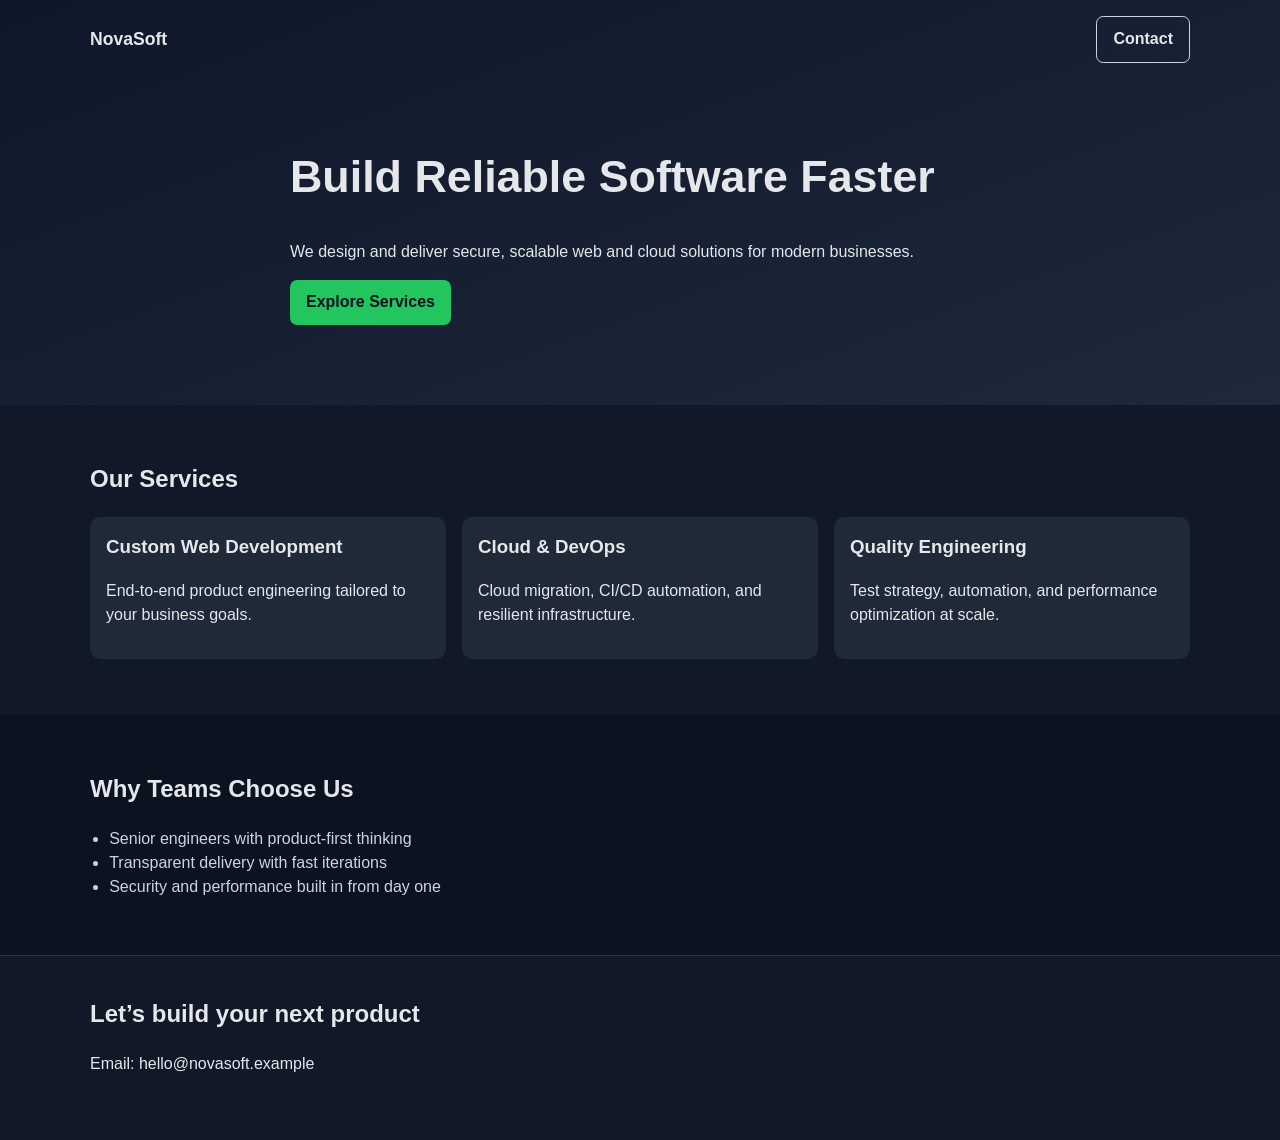
<file: index.html>
<!doctype html>
<html lang="en">
  <head>
    <meta charset="UTF-8" />
    <meta name="viewport" content="width=device-width, initial-scale=1.0" />
    <title>NovaSoft Solutions</title>
    <link rel="stylesheet" href="styles.css" />
  </head>
  <body>
    <header class="hero">
      <nav class="nav container">
        <div class="logo">NovaSoft</div>
        <a class="btn btn-outline" href="#contact">Contact</a>
      </nav>
      <div class="container hero-content">
        <h1>Build Reliable Software Faster</h1>
        <p>
          We design and deliver secure, scalable web and cloud solutions for
          modern businesses.
        </p>
        <a class="btn" href="#services">Explore Services</a>
      </div>
    </header>

    <main>
      <section id="services" class="section container">
        <h2>Our Services</h2>
        <div class="grid">
          <article class="card">
            <h3>Custom Web Development</h3>
            <p>End-to-end product engineering tailored to your business goals.</p>
          </article>
          <article class="card">
            <h3>Cloud & DevOps</h3>
            <p>Cloud migration, CI/CD automation, and resilient infrastructure.</p>
          </article>
          <article class="card">
            <h3>Quality Engineering</h3>
            <p>Test strategy, automation, and performance optimization at scale.</p>
          </article>
        </div>
      </section>

      <section class="section section-alt">
        <div class="container">
          <h2>Why Teams Choose Us</h2>
          <ul class="highlights">
            <li>Senior engineers with product-first thinking</li>
            <li>Transparent delivery with fast iterations</li>
            <li>Security and performance built in from day one</li>
          </ul>
        </div>
      </section>
    </main>

    <footer id="contact" class="footer">
      <div class="container">
        <h2>Let’s build your next product</h2>
        <p>Email: hello@novasoft.example</p>
      </div>
    </footer>
  </body>
</html>
</file>
<file: styles.css>
:root {
  --bg: #0f172a;
  --surface: #111827;
  --card: #1f2937;
  --text: #e5e7eb;
  --muted: #cbd5e1;
  --accent: #22c55e;
}

* {
  box-sizing: border-box;
}

body {
  margin: 0;
  font-family: Arial, sans-serif;
  line-height: 1.5;
  color: var(--text);
  background: var(--surface);
}

.container {
  width: min(1100px, 92%);
  margin: 0 auto;
}

.hero {
  background: linear-gradient(160deg, var(--bg), #1e293b);
  padding-bottom: 4rem;
}

.nav {
  display: flex;
  justify-content: space-between;
  align-items: center;
  padding: 1rem 0;
}

.logo {
  font-weight: 700;
  font-size: 1.1rem;
}

.hero-content {
  padding: 4rem 0 1rem;
  max-width: 700px;
}

h1,
h2,
h3 {
  margin-top: 0;
}

h1 {
  font-size: clamp(2rem, 3.5vw, 3rem);
}

.btn {
  display: inline-block;
  background: var(--accent);
  color: #0b1220;
  text-decoration: none;
  font-weight: 700;
  padding: 0.65rem 1rem;
  border-radius: 0.45rem;
}

.btn-outline {
  background: transparent;
  color: var(--text);
  border: 1px solid var(--muted);
}

.section {
  padding: 3.5rem 0;
}

.section-alt {
  background: #0b1220;
}

.grid {
  display: grid;
  grid-template-columns: repeat(auto-fit, minmax(220px, 1fr));
  gap: 1rem;
}

.card {
  background: var(--card);
  border-radius: 0.65rem;
  padding: 1rem;
}

.highlights {
  margin: 0;
  padding-left: 1.2rem;
  color: var(--muted);
}

.footer {
  border-top: 1px solid #293548;
  padding: 2.5rem 0 3rem;
}
</file>
